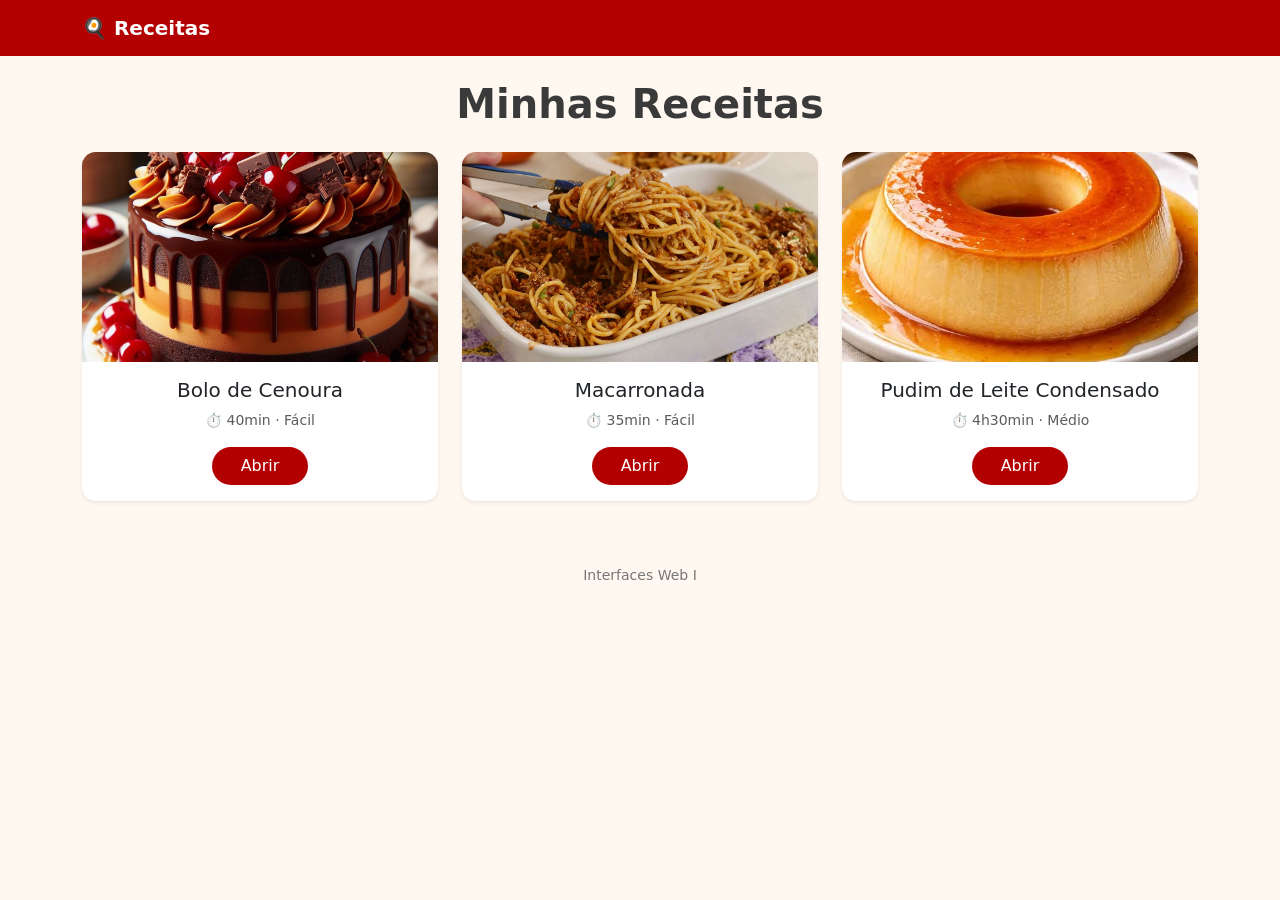
<file: index.html>
<!DOCTYPE html>
<html lang="pt-BR">
<head>
  <meta charset="UTF-8">
  <meta name="viewport" content="width=device-width, initial-scale=1">
  <title>Minhas Receitas</title>
  <link href="https://cdn.jsdelivr.net/npm/bootstrap@5.3.3/dist/css/bootstrap.min.css" rel="stylesheet">
  <link href="css/style.css" rel="stylesheet">
</head>
<body>
  <nav class="navbar navbar-dark navbar-receitas mb-4">
    <div class="container"><a class="navbar-brand fw-bold" href="index.html">🍳 Receitas</a></div>
  </nav>

  <main class="container pb-5">
    <h1 class="text-center titulo-pagina mb-4">Minhas Receitas</h1>
    <div class="row g-4">
      <div class="col-12 col-sm-6 col-lg-4">
        <div class="card card-receita h-100 text-center shadow-sm">
          <img src="img/bolo.jpg" class="card-img-top" alt="Bolo de Cenoura">
          <div class="card-body">
            <h5 class="card-title">Bolo de Cenoura</h5>
            <p class="text-muted small mb-3">⏱ 40min · Fácil</p>
            <a href="bolo-de-cenoura.html" class="btn btn-abrir">Abrir</a>
          </div>
        </div>
      </div>
      <div class="col-12 col-sm-6 col-lg-4">
        <div class="card card-receita h-100 text-center shadow-sm">
          <img src="img/macarronada.jpg" class="card-img-top" alt="Macarronada">
          <div class="card-body">
            <h5 class="card-title">Macarronada</h5>
            <p class="text-muted small mb-3">⏱ 35min · Fácil</p>
            <a href="macarronada.html" class="btn btn-abrir">Abrir</a>
          </div>
        </div>
      </div>
      <div class="col-12 col-sm-6 col-lg-4">
        <div class="card card-receita h-100 text-center shadow-sm">
          <img src="img/pudim.jpg" class="card-img-top" alt="Pudim de Leite Condensado">
          <div class="card-body">
            <h5 class="card-title">Pudim de Leite Condensado</h5>
            <p class="text-muted small mb-3">⏱ 4h30min · Médio</p>
            <a href="pudim-de-leite-condensado.html" class="btn btn-abrir">Abrir</a>
          </div>
        </div>
      </div>
    </div>
  </main>

  <footer class="text-center py-3 small">Interfaces Web I</footer>
</body>
</html>
</file>
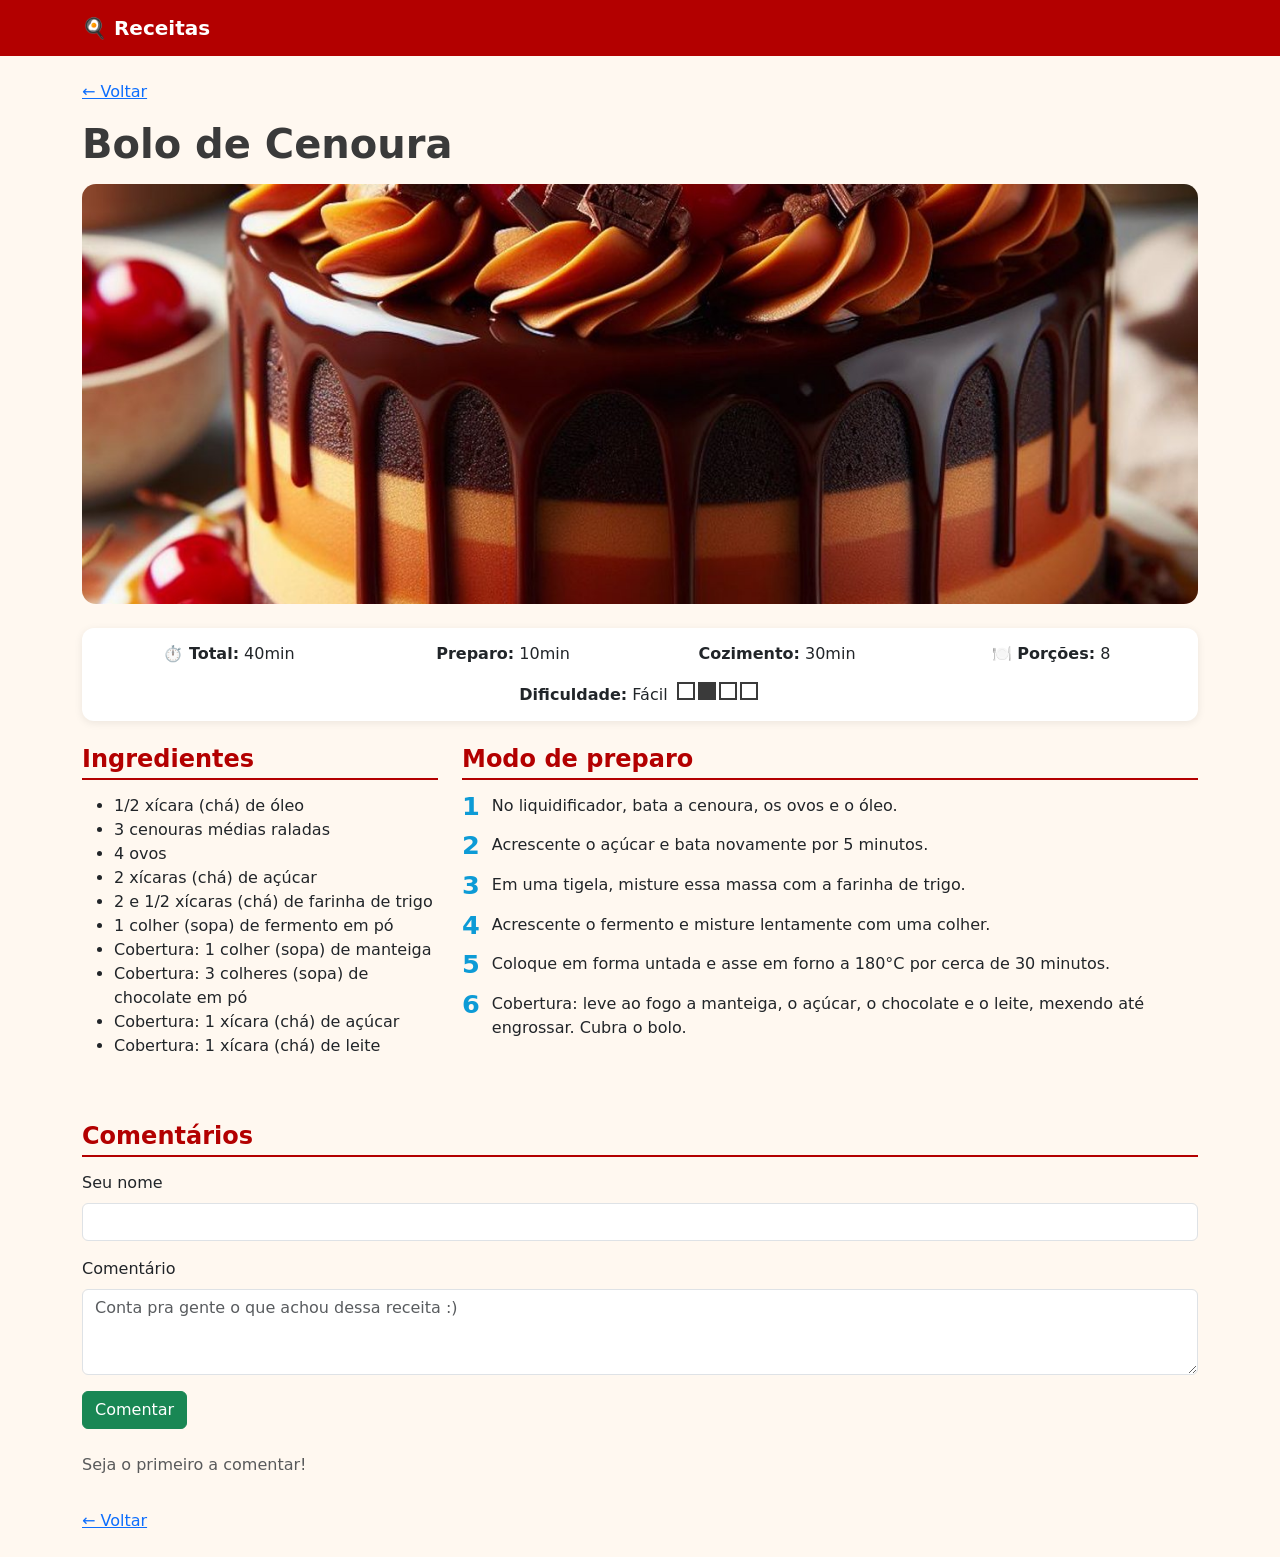
<file: bolo-de-cenoura.html>
<!DOCTYPE html>
<html lang="pt-BR">
<head>
  <meta charset="UTF-8">
  <meta name="viewport" content="width=device-width, initial-scale=1">
  <title>Bolo de Cenoura - Minhas Receitas</title>
  <link href="https://cdn.jsdelivr.net/npm/bootstrap@5.3.3/dist/css/bootstrap.min.css" rel="stylesheet">
  <link href="css/style.css" rel="stylesheet">
</head>
<body data-receita="bolo-de-cenoura">
  <nav class="navbar navbar-dark navbar-receitas mb-4">
    <div class="container"><a class="navbar-brand fw-bold" href="index.html">🍳 Receitas</a></div>
  </nav>

  <main class="container pb-4">
    <a href="index.html" class="d-inline-block mb-3">← Voltar</a>
    <h1 class="titulo-pagina mb-3">Bolo de Cenoura</h1>

    <img src="img/bolo.jpg" class="foto-receita mb-4" alt="Bolo de Cenoura">

    <div class="info-receita mb-4">
      <div class="row text-center g-3">
        <div class="col-6 col-md-3"><strong>⏱ Total:</strong> 40min</div>
        <div class="col-6 col-md-3"><strong>Preparo:</strong> 10min</div>
        <div class="col-6 col-md-3"><strong>Cozimento:</strong> 30min</div>
        <div class="col-6 col-md-3"><strong>🍽 Porções:</strong> 8</div>
        <div class="col-12 dificuldade"><strong>Dificuldade:</strong> Fácil <span class="ms-1"></span><span class="cheio"></span><span></span><span></span></div>
      </div>
    </div>

    <div class="row g-4">
      <div class="col-12 col-md-4">
        <h4 class="secao-titulo">Ingredientes</h4>
        <ul>
            <li>1/2 xícara (chá) de óleo</li>
            <li>3 cenouras médias raladas</li>
            <li>4 ovos</li>
            <li>2 xícaras (chá) de açúcar</li>
            <li>2 e 1/2 xícaras (chá) de farinha de trigo</li>
            <li>1 colher (sopa) de fermento em pó</li>
            <li>Cobertura: 1 colher (sopa) de manteiga</li>
            <li>Cobertura: 3 colheres (sopa) de chocolate em pó</li>
            <li>Cobertura: 1 xícara (chá) de açúcar</li>
            <li>Cobertura: 1 xícara (chá) de leite</li>
        </ul>
      </div>
      <div class="col-12 col-md-8">
        <h4 class="secao-titulo">Modo de preparo</h4>
          <div class="passo"><span class="num">1</span><p class="mb-0">No liquidificador, bata a cenoura, os ovos e o óleo.</p></div>
          <div class="passo"><span class="num">2</span><p class="mb-0">Acrescente o açúcar e bata novamente por 5 minutos.</p></div>
          <div class="passo"><span class="num">3</span><p class="mb-0">Em uma tigela, misture essa massa com a farinha de trigo.</p></div>
          <div class="passo"><span class="num">4</span><p class="mb-0">Acrescente o fermento e misture lentamente com uma colher.</p></div>
          <div class="passo"><span class="num">5</span><p class="mb-0">Coloque em forma untada e asse em forno a 180°C por cerca de 30 minutos.</p></div>
          <div class="passo"><span class="num">6</span><p class="mb-0">Cobertura: leve ao fogo a manteiga, o açúcar, o chocolate e o leite, mexendo até engrossar. Cubra o bolo.</p></div>
      </div>
    </div>

    <section class="mt-5">
      <h4 class="secao-titulo">Comentários</h4>
      <form id="form-comentario" class="mb-4 needs-validation" novalidate>
        <div class="mb-3">
          <label for="nome" class="form-label">Seu nome</label>
          <input type="text" class="form-control" id="nome" name="nome" required>
          <div class="invalid-feedback">Digite seu nome.</div>
        </div>
        <div class="mb-3">
          <label for="texto" class="form-label">Comentário</label>
          <textarea class="form-control" id="texto" name="texto" rows="3" placeholder="Conta pra gente o que achou dessa receita :)" required></textarea>
          <div class="invalid-feedback">Escreva um comentário.</div>
        </div>
        <button type="submit" class="btn btn-success">Comentar</button>
      </form>
      <div id="lista-comentarios"></div>
    </section>

    <a href="index.html" class="d-inline-block mt-3">← Voltar</a>
  </main>

  <script src="js/comentarios.js"></script>
</body>
</html>
</file>
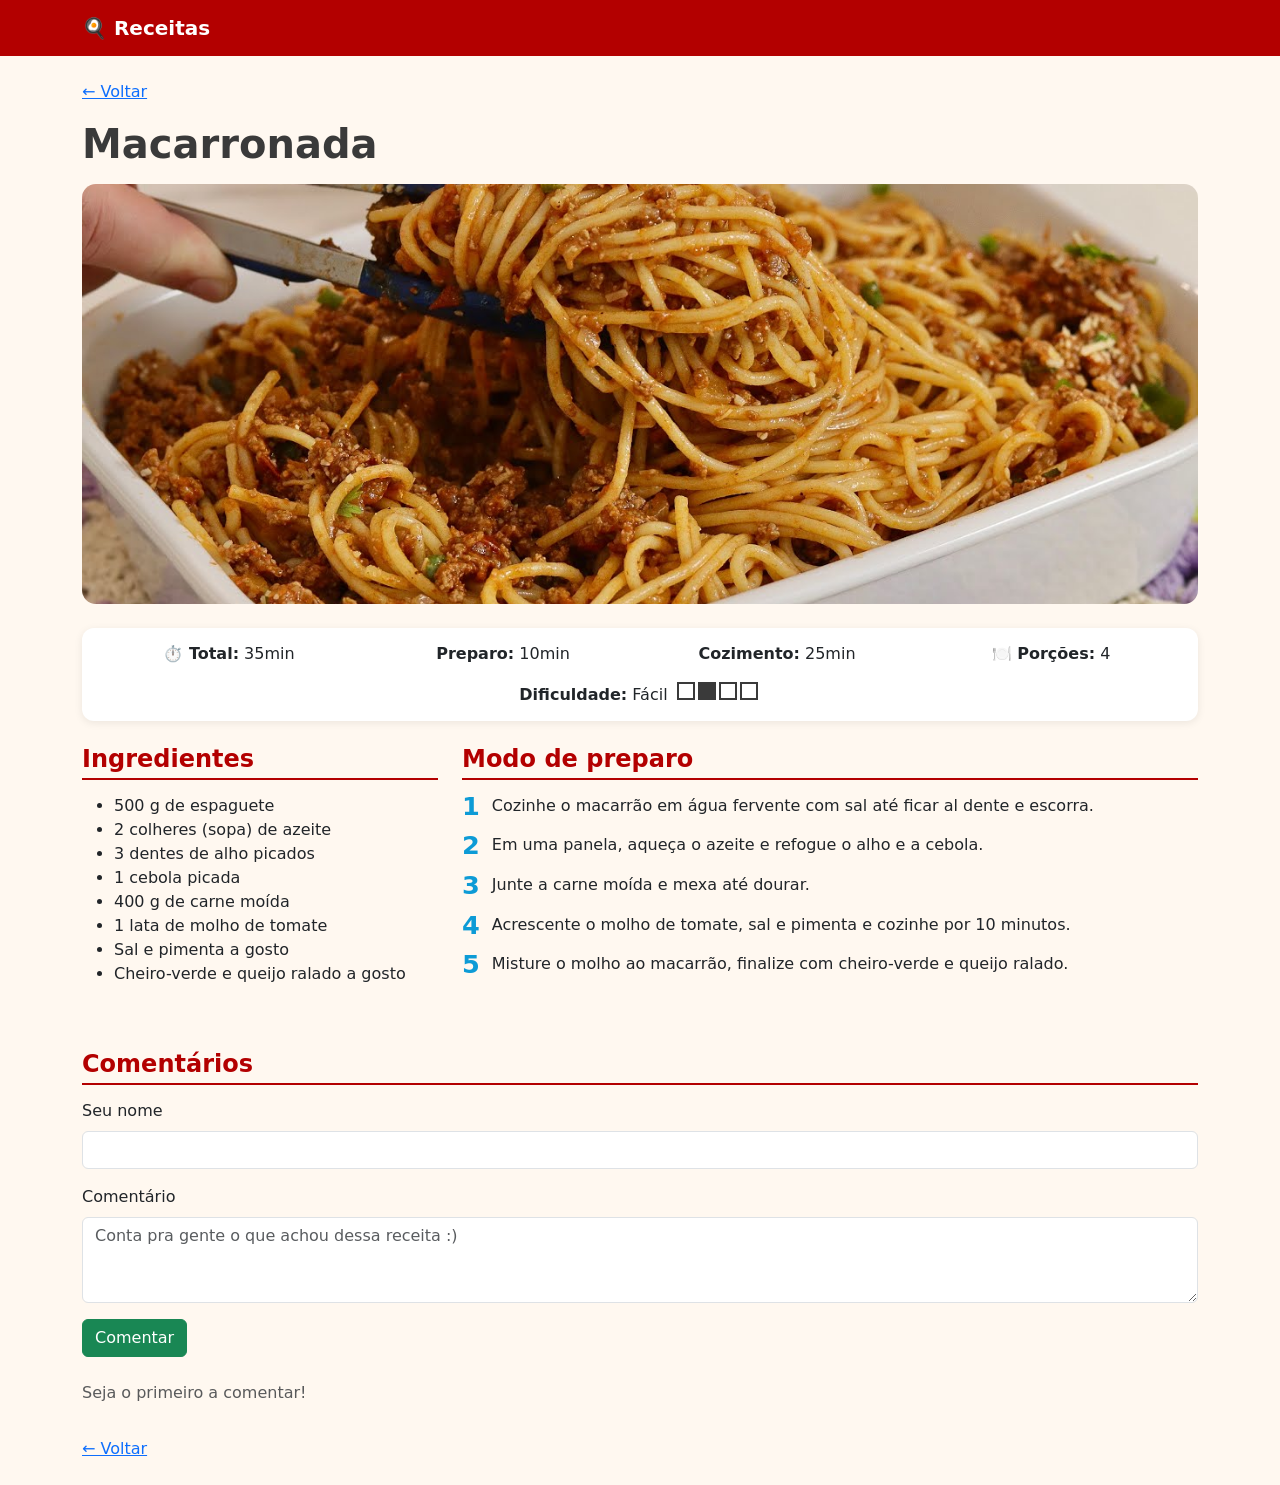
<file: macarronada.html>
<!DOCTYPE html>
<html lang="pt-BR">
<head>
  <meta charset="UTF-8">
  <meta name="viewport" content="width=device-width, initial-scale=1">
  <title>Macarronada - Minhas Receitas</title>
  <link href="https://cdn.jsdelivr.net/npm/bootstrap@5.3.3/dist/css/bootstrap.min.css" rel="stylesheet">
  <link href="css/style.css" rel="stylesheet">
</head>
<body data-receita="macarronada">
  <nav class="navbar navbar-dark navbar-receitas mb-4">
    <div class="container"><a class="navbar-brand fw-bold" href="index.html">🍳 Receitas</a></div>
  </nav>

  <main class="container pb-4">
    <a href="index.html" class="d-inline-block mb-3">← Voltar</a>
    <h1 class="titulo-pagina mb-3">Macarronada</h1>

    <img src="img/macarronada.jpg" class="foto-receita mb-4" alt="Macarronada">

    <div class="info-receita mb-4">
      <div class="row text-center g-3">
        <div class="col-6 col-md-3"><strong>⏱ Total:</strong> 35min</div>
        <div class="col-6 col-md-3"><strong>Preparo:</strong> 10min</div>
        <div class="col-6 col-md-3"><strong>Cozimento:</strong> 25min</div>
        <div class="col-6 col-md-3"><strong>🍽 Porções:</strong> 4</div>
        <div class="col-12 dificuldade"><strong>Dificuldade:</strong> Fácil <span class="ms-1"></span><span class="cheio"></span><span></span><span></span></div>
      </div>
    </div>

    <div class="row g-4">
      <div class="col-12 col-md-4">
        <h4 class="secao-titulo">Ingredientes</h4>
        <ul>
            <li>500 g de espaguete</li>
            <li>2 colheres (sopa) de azeite</li>
            <li>3 dentes de alho picados</li>
            <li>1 cebola picada</li>
            <li>400 g de carne moída</li>
            <li>1 lata de molho de tomate</li>
            <li>Sal e pimenta a gosto</li>
            <li>Cheiro-verde e queijo ralado a gosto</li>
        </ul>
      </div>
      <div class="col-12 col-md-8">
        <h4 class="secao-titulo">Modo de preparo</h4>
          <div class="passo"><span class="num">1</span><p class="mb-0">Cozinhe o macarrão em água fervente com sal até ficar al dente e escorra.</p></div>
          <div class="passo"><span class="num">2</span><p class="mb-0">Em uma panela, aqueça o azeite e refogue o alho e a cebola.</p></div>
          <div class="passo"><span class="num">3</span><p class="mb-0">Junte a carne moída e mexa até dourar.</p></div>
          <div class="passo"><span class="num">4</span><p class="mb-0">Acrescente o molho de tomate, sal e pimenta e cozinhe por 10 minutos.</p></div>
          <div class="passo"><span class="num">5</span><p class="mb-0">Misture o molho ao macarrão, finalize com cheiro-verde e queijo ralado.</p></div>
      </div>
    </div>

    <section class="mt-5">
      <h4 class="secao-titulo">Comentários</h4>
      <form id="form-comentario" class="mb-4 needs-validation" novalidate>
        <div class="mb-3">
          <label for="nome" class="form-label">Seu nome</label>
          <input type="text" class="form-control" id="nome" name="nome" required>
          <div class="invalid-feedback">Digite seu nome.</div>
        </div>
        <div class="mb-3">
          <label for="texto" class="form-label">Comentário</label>
          <textarea class="form-control" id="texto" name="texto" rows="3" placeholder="Conta pra gente o que achou dessa receita :)" required></textarea>
          <div class="invalid-feedback">Escreva um comentário.</div>
        </div>
        <button type="submit" class="btn btn-success">Comentar</button>
      </form>
      <div id="lista-comentarios"></div>
    </section>

    <a href="index.html" class="d-inline-block mt-3">← Voltar</a>
  </main>

  <script src="js/comentarios.js"></script>
</body>
</html>
</file>
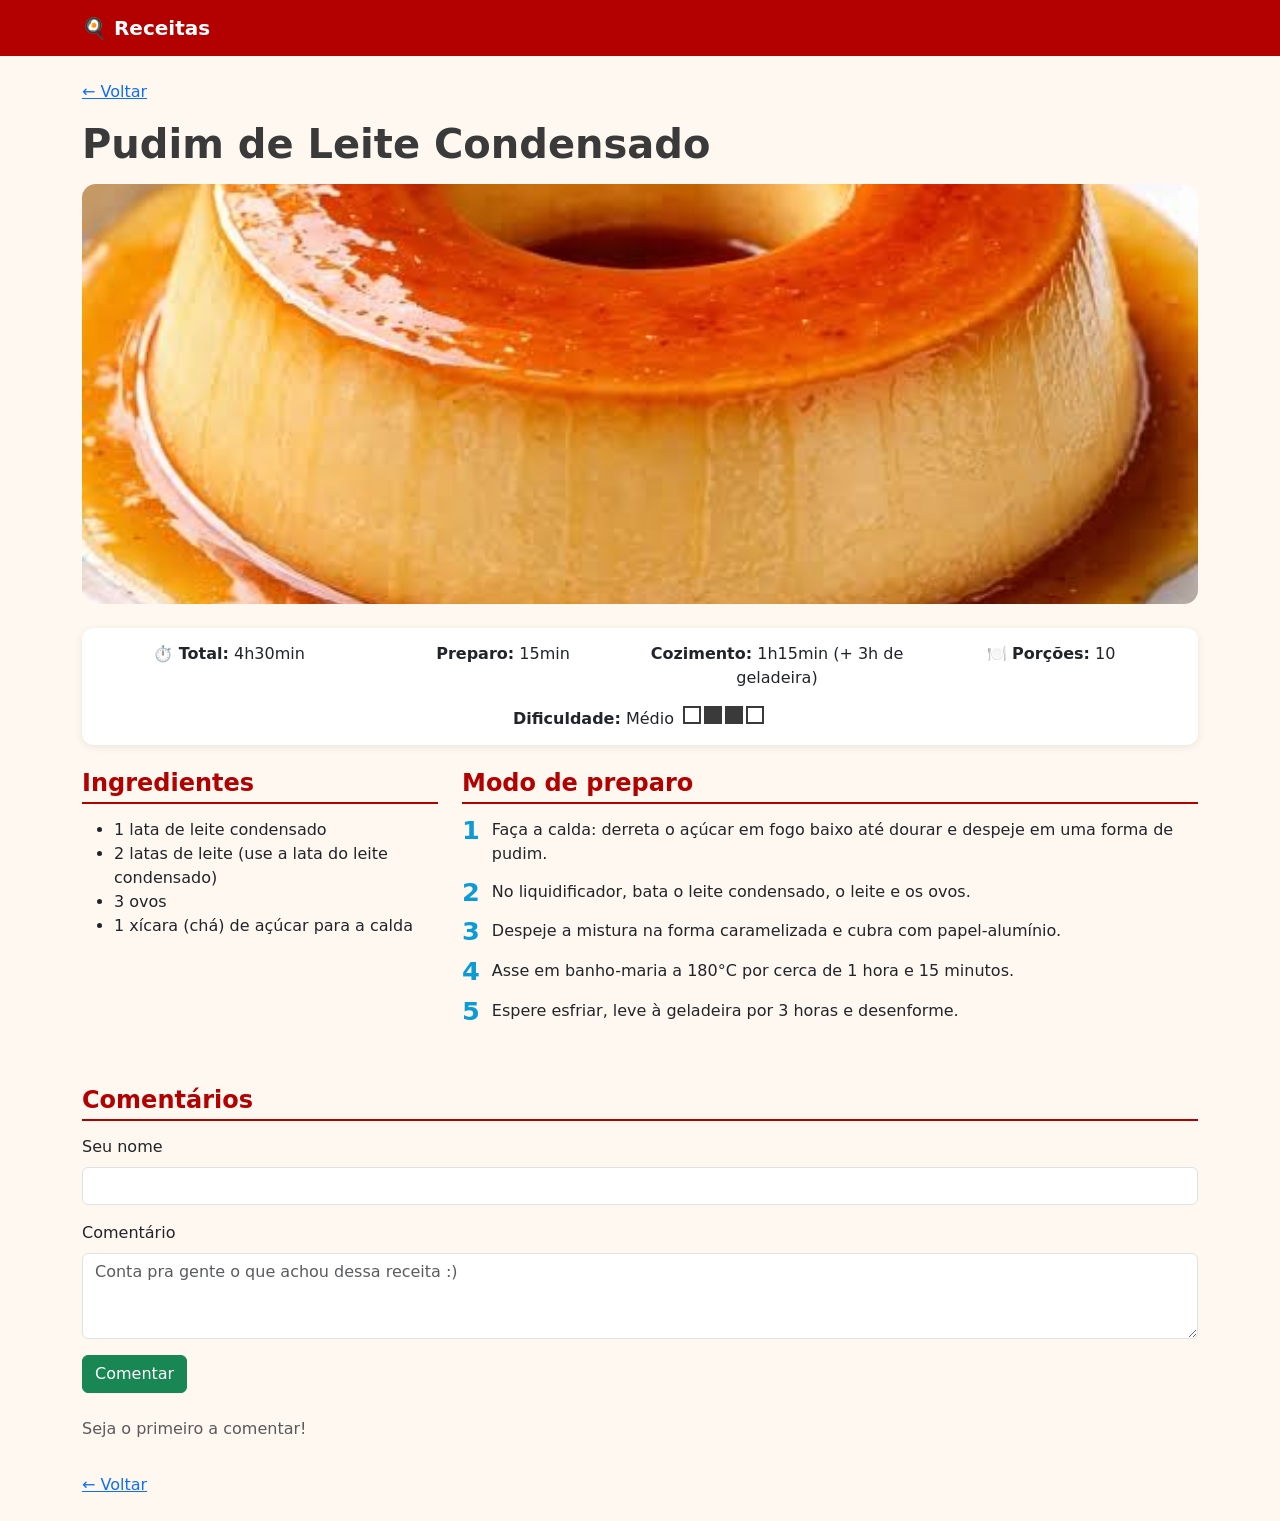
<file: pudim-de-leite-condensado.html>
<!DOCTYPE html>
<html lang="pt-BR">
<head>
  <meta charset="UTF-8">
  <meta name="viewport" content="width=device-width, initial-scale=1">
  <title>Pudim de Leite Condensado - Minhas Receitas</title>
  <link href="https://cdn.jsdelivr.net/npm/bootstrap@5.3.3/dist/css/bootstrap.min.css" rel="stylesheet">
  <link href="css/style.css" rel="stylesheet">
</head>
<body data-receita="pudim-de-leite-condensado">
  <nav class="navbar navbar-dark navbar-receitas mb-4">
    <div class="container"><a class="navbar-brand fw-bold" href="index.html">🍳 Receitas</a></div>
  </nav>

  <main class="container pb-4">
    <a href="index.html" class="d-inline-block mb-3">← Voltar</a>
    <h1 class="titulo-pagina mb-3">Pudim de Leite Condensado</h1>

    <img src="img/pudim.jpg" class="foto-receita mb-4" alt="Pudim de Leite Condensado">

    <div class="info-receita mb-4">
      <div class="row text-center g-3">
        <div class="col-6 col-md-3"><strong>⏱ Total:</strong> 4h30min</div>
        <div class="col-6 col-md-3"><strong>Preparo:</strong> 15min</div>
        <div class="col-6 col-md-3"><strong>Cozimento:</strong> 1h15min (+ 3h de geladeira)</div>
        <div class="col-6 col-md-3"><strong>🍽 Porções:</strong> 10</div>
        <div class="col-12 dificuldade"><strong>Dificuldade:</strong> Médio <span class="ms-1"></span><span class="cheio"></span><span class="cheio"></span><span></span></div>
      </div>
    </div>

    <div class="row g-4">
      <div class="col-12 col-md-4">
        <h4 class="secao-titulo">Ingredientes</h4>
        <ul>
            <li>1 lata de leite condensado</li>
            <li>2 latas de leite (use a lata do leite condensado)</li>
            <li>3 ovos</li>
            <li>1 xícara (chá) de açúcar para a calda</li>
        </ul>
      </div>
      <div class="col-12 col-md-8">
        <h4 class="secao-titulo">Modo de preparo</h4>
          <div class="passo"><span class="num">1</span><p class="mb-0">Faça a calda: derreta o açúcar em fogo baixo até dourar e despeje em uma forma de pudim.</p></div>
          <div class="passo"><span class="num">2</span><p class="mb-0">No liquidificador, bata o leite condensado, o leite e os ovos.</p></div>
          <div class="passo"><span class="num">3</span><p class="mb-0">Despeje a mistura na forma caramelizada e cubra com papel-alumínio.</p></div>
          <div class="passo"><span class="num">4</span><p class="mb-0">Asse em banho-maria a 180°C por cerca de 1 hora e 15 minutos.</p></div>
          <div class="passo"><span class="num">5</span><p class="mb-0">Espere esfriar, leve à geladeira por 3 horas e desenforme.</p></div>
      </div>
    </div>

    <section class="mt-5">
      <h4 class="secao-titulo">Comentários</h4>
      <form id="form-comentario" class="mb-4 needs-validation" novalidate>
        <div class="mb-3">
          <label for="nome" class="form-label">Seu nome</label>
          <input type="text" class="form-control" id="nome" name="nome" required>
          <div class="invalid-feedback">Digite seu nome.</div>
        </div>
        <div class="mb-3">
          <label for="texto" class="form-label">Comentário</label>
          <textarea class="form-control" id="texto" name="texto" rows="3" placeholder="Conta pra gente o que achou dessa receita :)" required></textarea>
          <div class="invalid-feedback">Escreva um comentário.</div>
        </div>
        <button type="submit" class="btn btn-success">Comentar</button>
      </form>
      <div id="lista-comentarios"></div>
    </section>

    <a href="index.html" class="d-inline-block mt-3">← Voltar</a>
  </main>

  <script src="js/comentarios.js"></script>
</body>
</html>
</file>
<file: css/style.css>
body { background: #fff8f0; }
.navbar-receitas { background: #b30000; }
.titulo-pagina { font-weight: 700; color: #3a3a3a; }

/* cards da home */
.card-receita { border: 0; border-radius: 14px; overflow: hidden; transition: transform .2s, box-shadow .2s; }
.card-receita:hover { transform: translateY(-6px); box-shadow: 0 10px 24px rgba(0,0,0,.18); }
.card-receita img { height: 210px; object-fit: cover; background: #e9d8c8; }
.btn-abrir { background: #b30000; color: #fff; border-radius: 20px; padding: 6px 28px; }
.btn-abrir:hover { background: #8a0000; color: #fff; }

/* página da receita */
.foto-receita { width: 100%; max-height: 420px; object-fit: cover; border-radius: 14px; background: #e9d8c8; }
.info-receita { background: #fff; border-radius: 12px; padding: 14px 18px; box-shadow: 0 2px 8px rgba(0,0,0,.08); }
.secao-titulo { font-weight: 700; color: #b30000; border-bottom: 2px solid #b30000; padding-bottom: 4px; margin-bottom: 14px; }
.passo { display: flex; gap: 12px; margin-bottom: 14px; }
.passo .num { font-size: 1.6rem; font-weight: 700; color: #0d9bd6; line-height: 1; }
.dificuldade span { display: inline-block; width: 18px; height: 18px; border: 2px solid #3a3a3a; margin-right: 3px; }
.dificuldade span.cheio { background: #3a3a3a; }
.comentario { background: #fff; border-left: 4px solid #b30000; border-radius: 8px; padding: 10px 14px; margin-bottom: 10px; }
footer { color: #777; }
</file>
